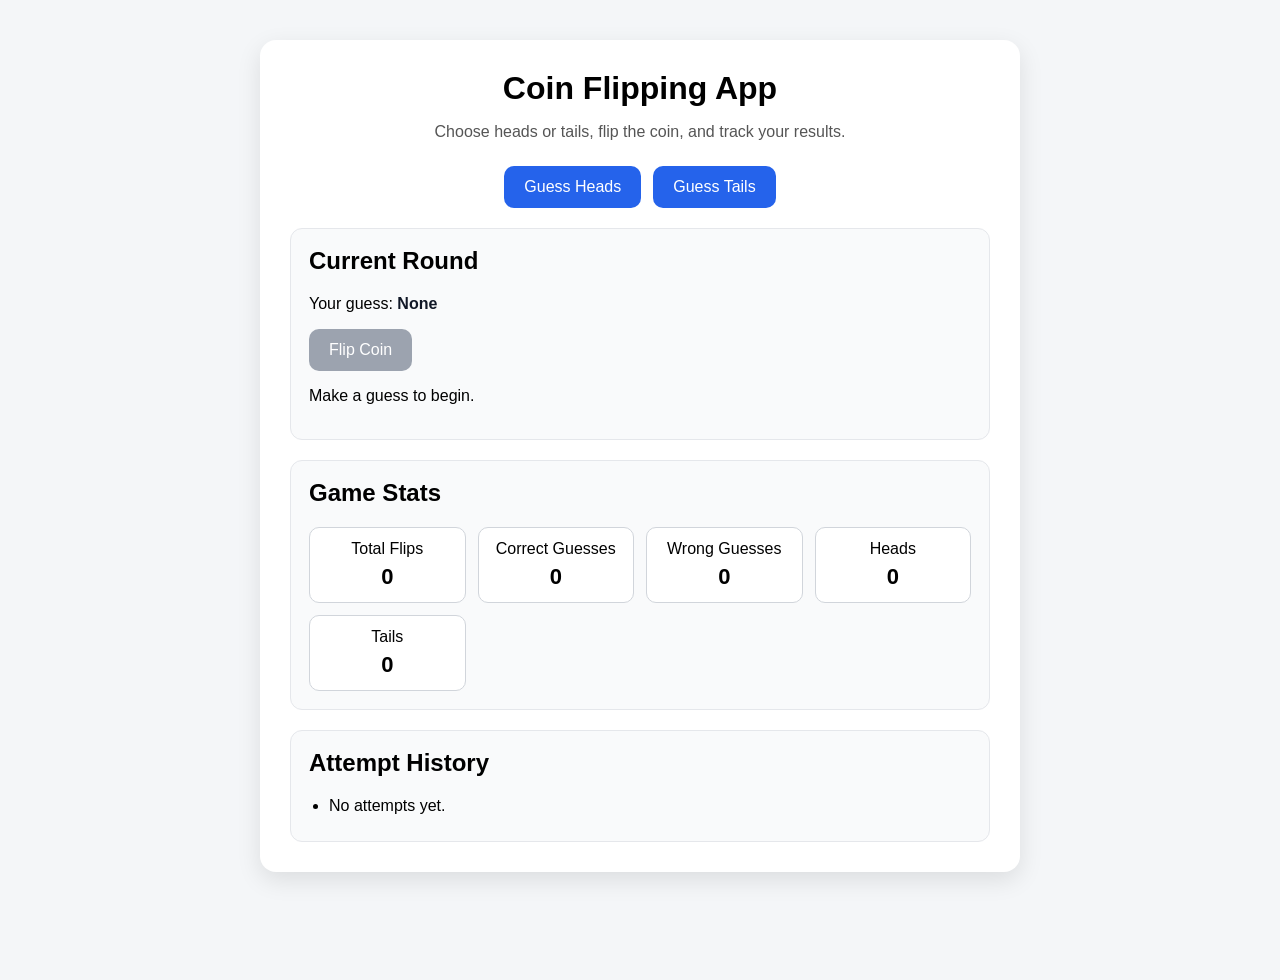
<file: AI.html>
<!DOCTYPE html>
<html lang="en">
<head>
  <meta charset="UTF-8" />
  <meta name="viewport" content="width=device-width, initial-scale=1.0" />
  <title>Coin Flipping App</title>
  <style>
    body {
      font-family: Arial, sans-serif;
      background: #f4f6f8;
      display: flex;
      justify-content: center;
      align-items: flex-start;
      min-height: 100vh;
      padding: 40px 20px;
      margin: 0;
    }

    .container {
      background: white;
      width: 100%;
      max-width: 700px;
      padding: 30px;
      border-radius: 16px;
      box-shadow: 0 8px 25px rgba(0, 0, 0, 0.1);
    }

    h1 {
      text-align: center;
      margin-top: 0;
      margin-bottom: 10px;
    }

    p.description {
      text-align: center;
      color: #555;
      margin-bottom: 25px;
    }

    .choice-buttons,
    .play-again {
      display: flex;
      gap: 12px;
      justify-content: center;
      flex-wrap: wrap;
      margin-bottom: 20px;
    }

    button {
      padding: 12px 20px;
      font-size: 16px;
      border: none;
      border-radius: 10px;
      cursor: pointer;
      background: #2563eb;
      color: white;
      transition: 0.2s;
    }

    button:hover {
      background: #1d4ed8;
    }

    button:disabled {
      background: #9ca3af;
      cursor: not-allowed;
    }

    .result-box,
    .stats-box,
    .history-box {
      background: #f9fafb;
      border: 1px solid #e5e7eb;
      border-radius: 12px;
      padding: 18px;
      margin-top: 20px;
    }

    .result-box h2,
    .stats-box h2,
    .history-box h2 {
      margin-top: 0;
    }

    .highlight {
      font-weight: bold;
      color: #111827;
    }

    .correct {
      color: green;
      font-weight: bold;
    }

    .wrong {
      color: red;
      font-weight: bold;
    }

    ul {
      padding-left: 20px;
      margin-bottom: 0;
    }

    li {
      margin-bottom: 8px;
    }

    .hidden {
      display: none;
    }

    .summary-grid {
      display: grid;
      grid-template-columns: repeat(auto-fit, minmax(140px, 1fr));
      gap: 12px;
      margin-top: 10px;
    }

    .stat-card {
      background: white;
      border: 1px solid #d1d5db;
      border-radius: 10px;
      padding: 12px;
      text-align: center;
    }

    .stat-card strong {
      display: block;
      font-size: 22px;
      margin-top: 6px;
    }
  </style>
</head>
<body>
  <div class="container">
    <h1>Coin Flipping App</h1>
    <p class="description">Choose heads or tails, flip the coin, and track your results.</p>

    <div class="choice-buttons">
      <button onclick="setGuess('Heads')">Guess Heads</button>
      <button onclick="setGuess('Tails')">Guess Tails</button>
    </div>

    <div class="result-box">
      <h2>Current Round</h2>
      <p>Your guess: <span id="userGuess" class="highlight">None</span></p>
      <button id="flipBtn" onclick="flipCoin()" disabled>Flip Coin</button>
      <p id="flipResult">Make a guess to begin.</p>
    </div>

    <div class="play-again hidden" id="playAgainSection">
      <button onclick="playAgain()">Play Again</button>
    </div>

    <div class="stats-box">
      <h2>Game Stats</h2>
      <div class="summary-grid">
        <div class="stat-card">
          Total Flips
          <strong id="totalFlips">0</strong>
        </div>
        <div class="stat-card">
          Correct Guesses
          <strong id="correctGuesses">0</strong>
        </div>
        <div class="stat-card">
          Wrong Guesses
          <strong id="wrongGuesses">0</strong>
        </div>
        <div class="stat-card">
          Heads
          <strong id="headsCount">0</strong>
        </div>
        <div class="stat-card">
          Tails
          <strong id="tailsCount">0</strong>
        </div>
      </div>
    </div>

    <div class="history-box">
      <h2>Attempt History</h2>
      <ul id="historyList">
        <li>No attempts yet.</li>
      </ul>
    </div>
  </div>

  <script>
    let userGuess = "";
    let totalFlips = 0;
    let correctGuesses = 0;
    let wrongGuesses = 0;
    let headsCount = 0;
    let tailsCount = 0;
    let history = [];

    function setGuess(guess) {
      userGuess = guess;
      document.getElementById("userGuess").textContent = guess;
      document.getElementById("flipBtn").disabled = false;
      document.getElementById("flipResult").textContent = "Ready to flip!";
      document.getElementById("playAgainSection").classList.add("hidden");
    }

    function flipCoin() {
      if (!userGuess) return;

      const result = Math.random() < 0.5 ? "Heads" : "Tails";
      const isCorrect = userGuess === result;

      totalFlips++;

      if (result === "Heads") {
        headsCount++;
      } else {
        tailsCount++;
      }

      if (isCorrect) {
        correctGuesses++;
      } else {
        wrongGuesses++;
      }

      history.push({
        attempt: totalFlips,
        guess: userGuess,
        result: result,
        correct: isCorrect
      });

      document.getElementById("flipResult").innerHTML =
        `The coin landed on <span class="highlight">${result}</span>. ` +
        `You were <span class="${isCorrect ? "correct" : "wrong"}">${isCorrect ? "correct" : "wrong"}</span>.`;

      updateStats();
      updateHistory();

      document.getElementById("flipBtn").disabled = true;
      document.getElementById("playAgainSection").classList.remove("hidden");
    }

    function playAgain() {
      userGuess = "";
      document.getElementById("userGuess").textContent = "None";
      document.getElementById("flipResult").textContent = "Make a guess to begin.";
      document.getElementById("flipBtn").disabled = true;
      document.getElementById("playAgainSection").classList.add("hidden");
    }

    function updateStats() {
      document.getElementById("totalFlips").textContent = totalFlips;
      document.getElementById("correctGuesses").textContent = correctGuesses;
      document.getElementById("wrongGuesses").textContent = wrongGuesses;
      document.getElementById("headsCount").textContent = headsCount;
      document.getElementById("tailsCount").textContent = tailsCount;
    }

    function updateHistory() {
      const historyList = document.getElementById("historyList");
      historyList.innerHTML = "";

      history.forEach(item => {
        const li = document.createElement("li");
        li.innerHTML = `
          Attempt ${item.attempt}: 
          You guessed <strong>${item.guess}</strong>, 
          coin landed on <strong>${item.result}</strong> — 
          <span class="${item.correct ? "correct" : "wrong"}">
            ${item.correct ? "Correct" : "Wrong"}
          </span>
        `;
        historyList.appendChild(li);
      });
    }
  </script>
</body>
</html>
</file>
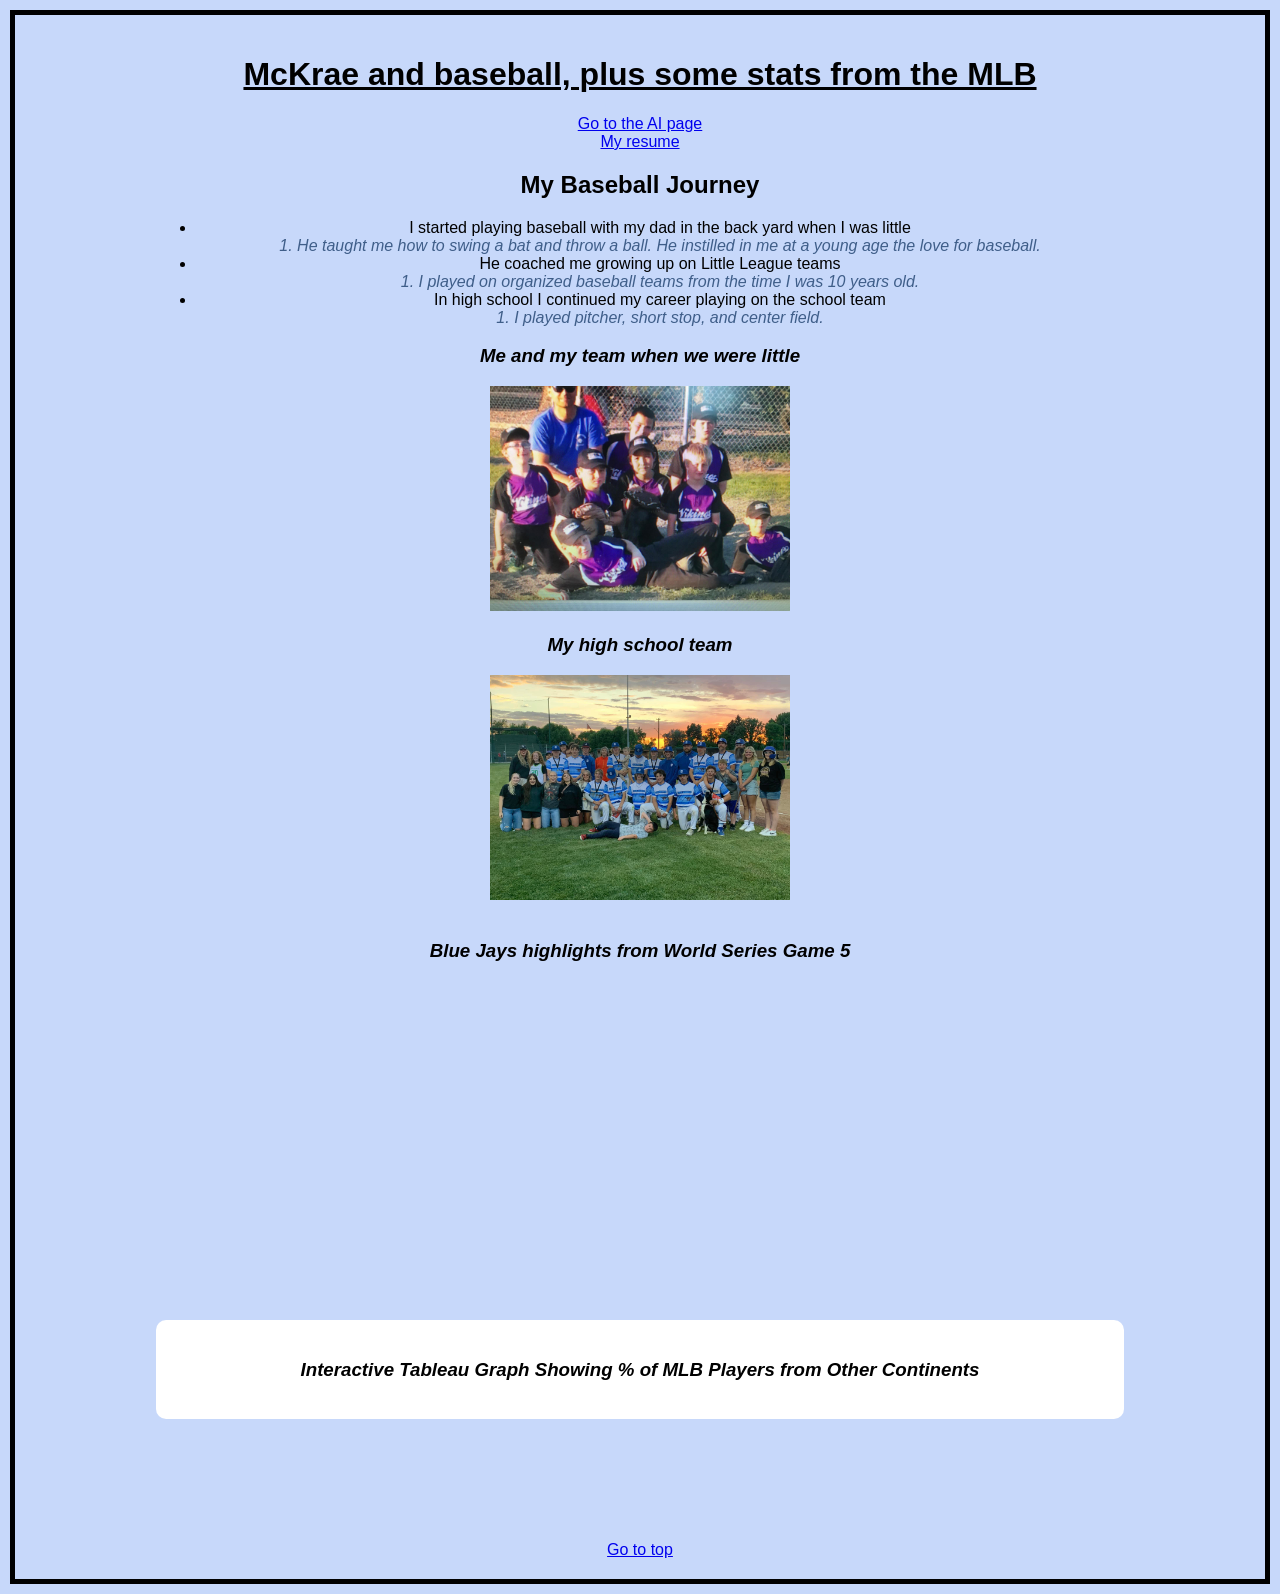
<file: fromScratch.html>
<!DOCTYPE html>
<html lang="en">
<head>
    <meta charset="UTF-8">
    <meta name="viewport" content="width=device-width, initial-scale=1.0">
    <title>Baseball</title>
    <!--<link rel="stylesheet" type="text/css" href="styles/styles.css">-->
    <link rel="stylesheet" type="text/css" href="css/myStyles.css">
</head>
<body>
    <div class="container">
        <h1 id="top">McKrae and baseball, plus some stats from the MLB</h1>

        <a href="AI.html" class="button-link">Go to the AI page</a>
        <br>
        <a href="index.html" class="button-link">My resume</a>

        <h2>My Baseball Journey</h2>

        <ul>
            <li> 
                I started playing baseball with my dad in the back yard when I was little
                <ol>
                    <li class="emphasizedText">He taught me how to swing a bat and throw a ball. He instilled in me at a young age the love for baseball.</li>
                </ol>
            </li>

            <li>
                He coached me growing up on Little League teams
                <ol>
                    <li class="emphasizedText">I played on organized baseball teams from the time I was 10 years old.</li>
                </ol>
            </li>

            <li>
                In high school I continued my career playing on the school team
                <ol>
                    <li class="emphasizedText">I played pitcher, short stop, and center field.</li>
                </ol>
            </li>
        </ul>

        <h3>Me and my team when we were little</h3>

        <img src="assets/img/young Mckrae.jpeg" alt="Young Mckrae playing baseball" width="300">

        <h3>My high school team</h3>

        <img src="assets/img/baseball.jpg" alt="High school baseball team" width="300">

        <br><br>

        <h3>Blue Jays highlights from World Series Game 5</h3>
        <iframe
            width="560"
            height="315"
            src="https://www.youtube.com/embed/2jM5rWJFsT4"
            title="Blue Jays highlights from World Series Game 5"
            frameborder="0"
            allowfullscreen>
        </iframe>

        <div class="content-box" id="tableau-section">
            <h3>Interactive Tableau Graph Showing % of MLB Players from Other Continents</h3>

            <div class="tableauPlaceholder" id="vizBaseball" style="position: relative;">
                <noscript>
                    <a href="#">
                        <img
                            alt="Baseball Tableau Dashboard"
                            src="https://public.tableau.com/static/images/Ba/Baseball_34/Dashboard1/1_rss.png"
                            style="border: none;">
                    </a>
                </noscript>

                <object class="tableauViz" style="display:none;">
                    <param name="host_url" value="https%3A%2F%2Fpublic.tableau.com%2F">
                    <param name="embed_code_version" value="3">
                    <param name="site_root" value="">
                    <param name="name" value="Baseball_34/Dashboard1">
                    <param name="tabs" value="no">
                    <param name="toolbar" value="yes">
                    <param name="showVizHome" value="n">
                </object>
            </div>

            <script type="text/javascript">
                var divElement = document.getElementById("vizBaseball");
                var vizElement = divElement.getElementsByTagName("object")[0];
                vizElement.style.width = "100%";
                vizElement.style.height = "700px";

                var scriptElement = document.createElement("script");
                scriptElement.src = "https://public.tableau.com/javascripts/api/viz_v1.js";
                vizElement.parentNode.insertBefore(scriptElement, vizElement);
            </script>
        </div>

        <br><br><br><br>

        <div class="bottom-link">
            <a href="#top">Go to top</a>
        </div>
    </div>
</body>
</html>
</file>
<file: css/myStyles.css>
p{
    font-weight: bold;
    font-size: 15px;
}

#top{
    text-decoration: underline;
}

.emphasizedText{
    font-style: italic;
    color: #3f5e89; 
}

body{
    background-color: rgb(199, 216, 250);
    font-family:Arial, Helvetica, sans-serif;
    text-align: center;
    border: 5px solid black;
    margin: 10px;
    padding: 20px;
}

ol {
    list-style-position: inside;
    padding-left: 0;
}

h3 {
    font-style: italic;
}

.container {
    width: 80%;
    margin: 0 auto;
    color: black;
}

.content-box {
    background-color: white;
    padding: 20px;
    margin: 20px auto;
    border-radius: 10px;
}

.bottom-link {
    margin-top: 30px;
    color: black;
}
</file>
